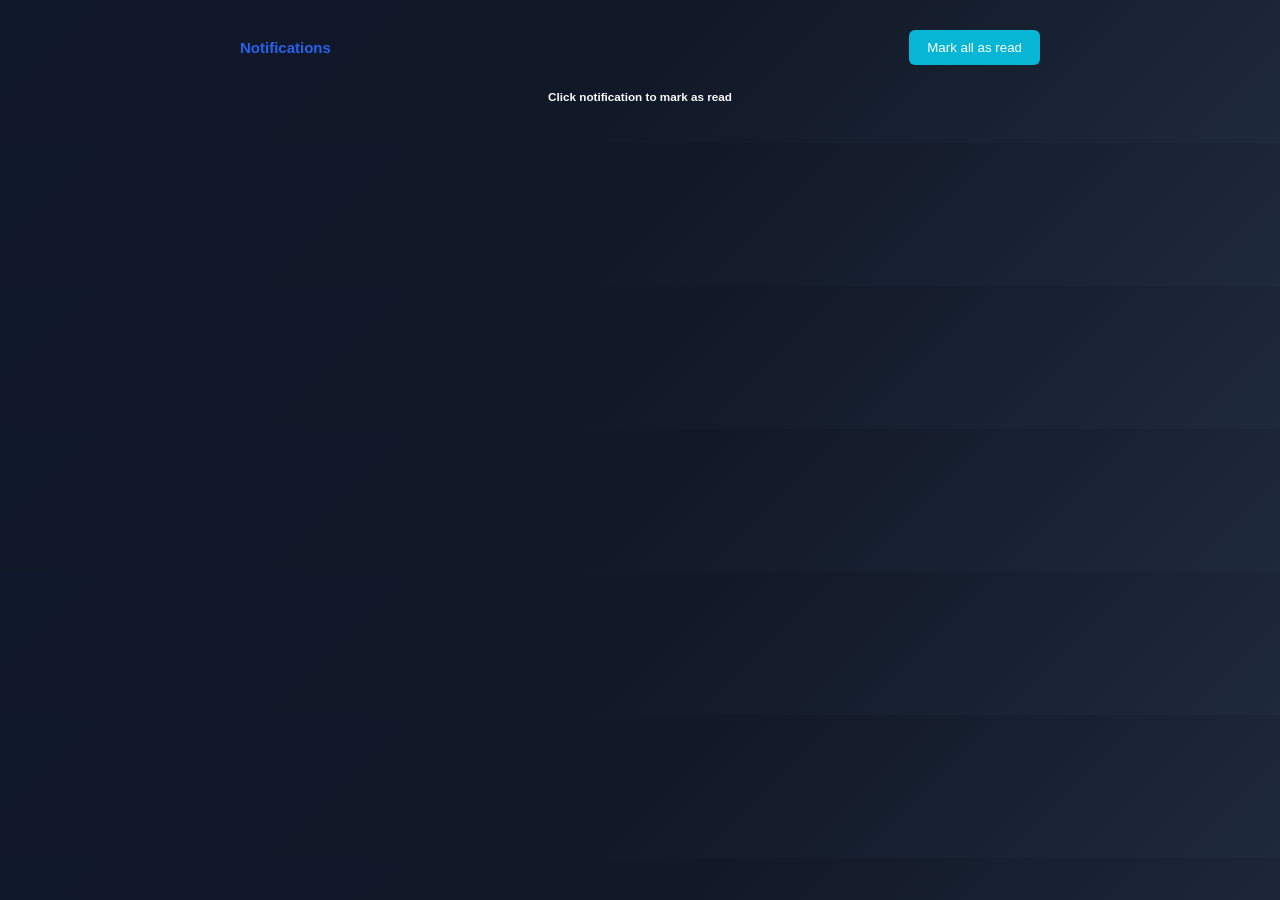
<file: notificationPage.html>
<!doctype html>
<html lang="en">
  <head>
    <meta charset="UTF-8" />
    <meta name="viewport" content="width=device-width, initial-scale=1.0" />
    <title>Notifications</title>
    <link rel="stylesheet" href="styles/notification-styles/notification.css" />
    <link rel="stylesheet" href="styles/global-styles/general.css" />
  </head>
  <body>
    <section class="notification-page">
      <div class="notification-header">
        <h2 style="color: var(--primary-color)">Notifications</h2>
        <button class="mark_read_btn">Mark all as read</button>
      </div>
      <div class="msg">
        <h3>Click notification to mark as read</h3>
      </div>

      <div class="notifications-container"></div>
    </section>

    <script
      type="module"
      src="src/controllers/notificationController.js"
    ></script>
  </body>
</html>
</file>
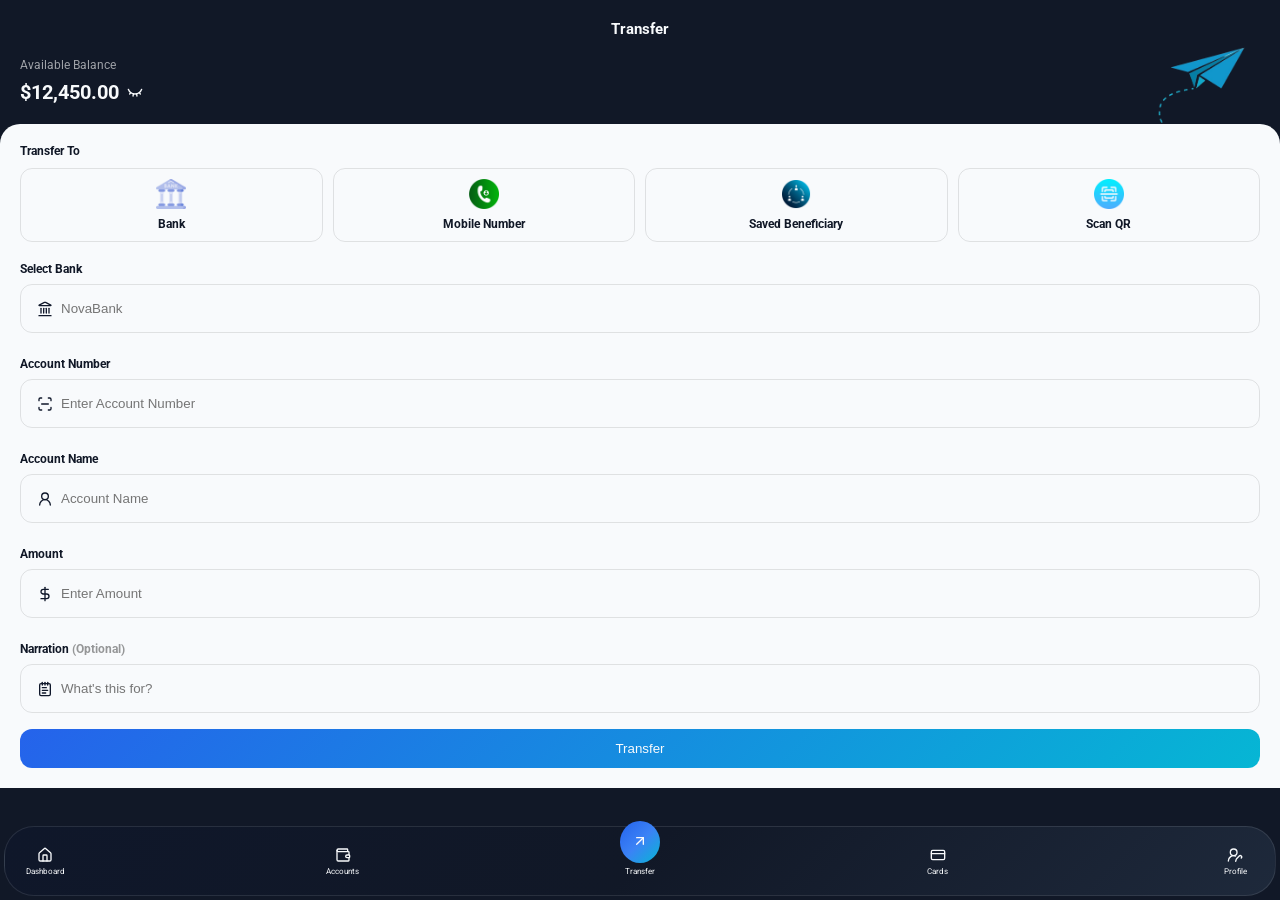
<file: paybills.html>
<!doctype html>
<html lang="en">
  <head>
    <meta charset="UTF-8" />
    <meta name="viewport" content="width=device-width, initial-scale=1.0" />
    <title>NovaBank - payBills</title>
    <link rel="preconnect" href="https://fonts.googleapis.com" />
    <link rel="preconnect" href="https://fonts.gstatic.com" crossorigin />
    <link
      href="https://fonts.googleapis.com/css2?family=Inter:ital,opsz,wght@0,
    14..32,100..900;1,14..32,100..900&display=swap"
      rel="stylesheet"
    />
    <link rel="preconnect" href="https://fonts.googleapis.com" />
    <link rel="preconnect" href="https://fonts.gstatic.com" crossorigin />
    <link
      href="https://fonts.googleapis.com/css2?family=Roboto:ital,wght@0,
    100..900;1,100..900&display=swap"
      rel="stylesheet"
    />
    <link rel="stylesheet" href="styles/global-styles/general.css" />
    <link rel="stylesheet" href="styles/transfer styles/transfer.css" />
    <link rel="stylesheet" href="styles/dashboard-styles/dashboard-main.css" />
  </head>
  <body>
    <div class="header">
      <h2 class="hd_txt">Transfer</h2>
      <div class="balance_con">
        <p class="dark_txt">Available Balance</p>
        <div class="flex">
          <h1>$12,450.00</h1>
          <svg
            xmlns="http://www.w3.org/2000/svg"
            width="16"
            height="16"
            viewBox="0 0 24 24"
            fill="none"
            stroke="#f8fafc"
            stroke-width="2"
            stroke-linecap="round"
            stroke-linejoin="round"
            class="lucide lucide-eye-closed-icon lucide-eye-closed"
          >
            <path d="m15 18-.722-3.25" />
            <path d="M2 8a10.645 10.645 0 0 0 20 0" />
            <path d="m20 15-1.726-2.05" />
            <path d="m4 15 1.726-2.05" />
            <path d="m9 18 .722-3.25" />
          </svg>
        </div>
      </div>
      <div class="vector_con">
        <img
          class="vector"
          src="assets/images/Graphic Plane Plane Paper Free Photo - Pesawat Kertas Png, Transparent Png , Transparent Png Image - PNGitem.png"
          alt=""
        />
      </div>
    </div>
    <main class="transfer_main">
      <h3 class="main_hd_txt">Transfer To</h3>
      <div class="transfer_options">
        <div class="option_card">
          <img class="icon_xl" src="assets/icons/bank_8176430.png" alt="" />
          <h4>Bank</h4>
        </div>
        <div class="option_card">
          <img class="icon_xl" src="assets/icons/call_6156062.png" alt="" />
          <h4>Mobile Number</h4>
        </div>
        <div class="option_card">
          <img
            class="icon_xl"
            src="assets/icons/connection_9827047.png"
            alt=""
          />
          <h4>Saved Beneficiary</h4>
        </div>
        <div class="option_card">
          <img
            class="icon_xl"
            src="assets/icons/barcode-scanner_3287063.png"
            alt=""
          />
          <h4>Scan QR</h4>
        </div>
      </div>
      <form action="submit" class="transfer_form">
        <div class="input_con">
          <h3>Select Bank</h3>
          <div class="input_field">
            <svg
              xmlns="http://www.w3.org/2000/svg"
              width="16"
              height="16"
              viewBox="0 0 24 24"
              fill="none"
              stroke="#0f172a"
              stroke-width="2"
              stroke-linecap="round"
              stroke-linejoin="round"
              class="lucide lucide-landmark-icon lucide-landmark"
            >
              <path d="M10 18v-7" />
              <path
                d="M11.119 2.205a2 2 0 0 1 1.762 0l7.84 3.846A.5.5 0 0 1 20.5 7h-17a.5.5 0 0 1-.22-.949z"
              />
              <path d="M14 18v-7" />
              <path d="M18 18v-7" />
              <path d="M3 22h18" />
              <path d="M6 18v-7" />
            </svg>
            <input
              placeholder="NovaBank"
              type="text"
              class="bank_input"
              disabled
            />
          </div>
          <div class="bank_name_error_msg error_con"></div>
        </div>
        <div class="input_con">
          <h3>Account Number</h3>
          <div class="input_field">
            <svg
              xmlns="http://www.w3.org/2000/svg"
              width="16"
              height="16"
              viewBox="0 0 24 24"
              fill="none"
              stroke="#0f172a"
              stroke-width="2"
              stroke-linecap="round"
              stroke-linejoin="round"
              class="lucide lucide-scan-line-icon lucide-scan-line"
            >
              <path d="M3 7V5a2 2 0 0 1 2-2h2" />
              <path d="M17 3h2a2 2 0 0 1 2 2v2" />
              <path d="M21 17v2a2 2 0 0 1-2 2h-2" />
              <path d="M7 21H5a2 2 0 0 1-2-2v-2" />
              <path d="M7 12h10" />
            </svg>
            <input
              placeholder="Enter Account Number"
              type="number"
              class="bank_input"
            />
          </div>
          <div class="bank_name_error_msg error_con"></div>
        </div>
        <div class="input_con">
          <h3>Account Name</h3>
          <div class="input_field">
            <svg
              xmlns="http://www.w3.org/2000/svg"
              width="16"
              height="16"
              viewBox="0 0 24 24"
              fill="none"
              stroke="#0f172a"
              stroke-width="2"
              stroke-linecap="round"
              stroke-linejoin="round"
              class="lucide lucide-user-round-icon lucide-user-round"
            >
              <circle cx="12" cy="8" r="5" />
              <path d="M20 21a8 8 0 0 0-16 0" />
            </svg>
            <input placeholder="Account Name" type="text" class="bank_input" />
          </div>
          <div class="bank_name_error_msg error_con"></div>
        </div>
        <div class="input_con">
          <h3>Amount</h3>
          <div class="input_field">
            <svg
              xmlns="http://www.w3.org/2000/svg"
              width="16"
              height="16"
              viewBox="0 0 24 24"
              fill="none"
              stroke="#0f172a"
              stroke-width="2"
              stroke-linecap="round"
              stroke-linejoin="round"
              class="lucide lucide-dollar-sign-icon lucide-dollar-sign"
            >
              <line x1="12" x2="12" y1="2" y2="22" />
              <path d="M17 5H9.5a3.5 3.5 0 0 0 0 7h5a3.5 3.5 0 0 1 0 7H6" />
            </svg>
            <input placeholder="Enter Amount" type="text" class="bank_input" />
          </div>
          <div class="bank_name_error_msg error_con"></div>
        </div>
        <div class="input_con">
          <h3>Narration <span class="light_black">(Optional)</span></h3>
          <div class="input_field">
            <svg
              xmlns="http://www.w3.org/2000/svg"
              width="16"
              height="16"
              viewBox="0 0 24 24"
              fill="none"
              stroke="#0f172a"
              stroke-width="2"
              stroke-linecap="round"
              stroke-linejoin="round"
              class="lucide lucide-notepad-text-icon lucide-notepad-text"
            >
              <path d="M8 2v4" />
              <path d="M12 2v4" />
              <path d="M16 2v4" />
              <rect width="16" height="18" x="4" y="4" rx="2" />
              <path d="M8 10h6" />
              <path d="M8 14h8" />
              <path d="M8 18h5" />
            </svg>
            <input
              placeholder="What's this for?"
              type="text"
              class="bank_input"
            />
          </div>
          <div class="bank_name_error_msg error_con"></div>
        </div>
        <button type="button" class="transfer_btn">Transfer</button>
      </form>
    </main>
    <div class="bottom_navigation">
      <div class="action_con" tabindex="0">
        <svg
          xmlns="http://www.w3.org/2000/svg"
          width="16"
          height="16"
          viewBox="0 0 24 24"
          fill="none"
          stroke="#f8fafc"
          stroke-width="2"
          stroke-linecap="round"
          stroke-linejoin="round"
          class="lucide lucide-house-icon lucide-house"
        >
          <path d="M15 21v-8a1 1 0 0 0-1-1h-4a1 1 0 0 0-1 1v8" />
          <path
            d="M3 10a2 2 0 0 1 .709-1.528l7-6a2 2 0 0 1 2.582 0l7 6A2 2 0 0 1 21 10v9a2 2 0 0 1-2 2H5a2 2 0 0 
          1-2-2z"
          />
        </svg>
        <p>Dashboard</p>
      </div>
      <div class="action_con" tabindex="0">
        <svg
          xmlns="http://www.w3.org/2000/svg"
          width="16"
          height="16"
          viewBox="0 0 24 24"
          fill="none"
          stroke="#f8fafc"
          stroke-width="2"
          stroke-linecap="round"
          stroke-linejoin="round"
          class="lucide lucide-wallet-icon lucide-wallet"
        >
          <path
            d="M19 7V4a1 1 0 0 0-1-1H5a2 2 0 0 0 0 4h15a1 1 0 0 1 1 1v4h-3a2 2 0 0 0 0 4h3a1 1 0 0 0 1-1v-2a1 1 
        0 0 0-1-1"
          />
          <path d="M3 5v14a2 2 0 0 0 2 2h15a1 1 0 0 0 1-1v-4" />
        </svg>
        <p>Accounts</p>
      </div>
      <div class="action_con" tabindex="0">
        <div class="transfer">
          <svg
            xmlns="http://www.w3.org/2000/svg"
            width="16"
            height="16"
            viewBox="0 0 24 24"
            fill="none"
            stroke="currentColor"
            stroke-width="2"
            stroke-linecap="round"
            stroke-linejoin="round"
            class="lucide lucide-arrow-up-right-icon lucide-arrow-up-right"
          >
            <path d="M7 7h10v10" />
            <path d="M7 17 17 7" />
          </svg>
        </div>
        <p>Transfer</p>
      </div>
      <div class="action_con" tabindex="0">
        <svg
          xmlns="http://www.w3.org/2000/svg"
          width="16"
          height="16"
          viewBox="0 0 24 24"
          fill="none"
          stroke="#f8fafc"
          stroke-width="2"
          stroke-linecap="round"
          stroke-linejoin="round"
          class="lucide lucide-credit-card-icon lucide-credit-card"
        >
          <rect width="20" height="14" x="2" y="5" rx="2" />
          <line x1="2" x2="22" y1="10" y2="10" />
        </svg>
        <p>Cards</p>
      </div>
      <div class="action_con" tabindex="0">
        <svg
          xmlns="http://www.w3.org/2000/svg"
          width="16"
          height="16"
          viewBox="0 0 24 24"
          fill="none"
          stroke="#f8fafc"
          stroke-width="2"
          stroke-linecap="round"
          stroke-linejoin="round"
          class="lucide lucide-user-round-pen-icon lucide-user-round-pen"
        >
          <path d="M2 21a8 8 0 0 1 10.821-7.487" />
          <path
            d="M21.378 16.626a1 1 0 0 0-3.004-3.004l-4.01 4.012a2 2 0 0 0-.506.854l-.837 2.87a.5.5 0 0 0 .62.
          62l2.87-.837a2 2 0 0 0 .854-.506z"
          />
          <circle cx="10" cy="8" r="5" />
        </svg>
        <p>Profile</p>
      </div>
    </div>
    <script></script>
  </body>
</html>
</file>
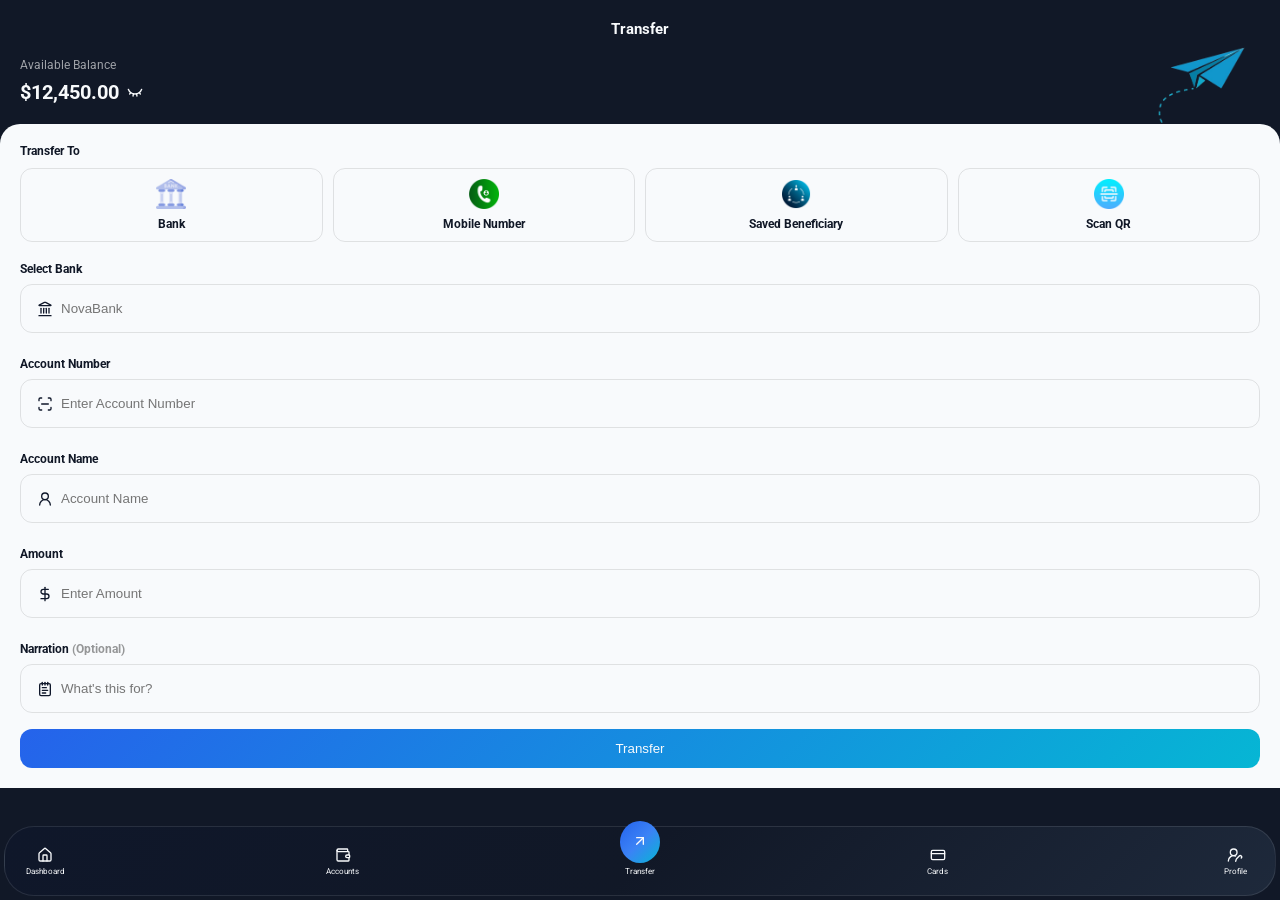
<file: topup.html>
<!doctype html>
<html lang="en">
  <head>
    <meta charset="UTF-8" />
    <meta name="viewport" content="width=device-width, initial-scale=1.0" />
    <title>NovaBank - topup</title>
    <link rel="preconnect" href="https://fonts.googleapis.com" />
    <link rel="preconnect" href="https://fonts.gstatic.com" crossorigin />
    <link
      href="https://fonts.googleapis.com/css2?family=Inter:ital,opsz,wght@0,
    14..32,100..900;1,14..32,100..900&display=swap"
      rel="stylesheet"
    />
    <link rel="preconnect" href="https://fonts.googleapis.com" />
    <link rel="preconnect" href="https://fonts.gstatic.com" crossorigin />
    <link
      href="https://fonts.googleapis.com/css2?family=Roboto:ital,wght@0,
    100..900;1,100..900&display=swap"
      rel="stylesheet"
    />
    <link rel="stylesheet" href="styles/global-styles/general.css" />
    <link rel="stylesheet" href="styles/transfer styles/transfer.css" />
    <link rel="stylesheet" href="styles/dashboard-styles/dashboard-main.css" />
  </head>
  <body>
    <div class="header">
      <h2 class="hd_txt">Transfer</h2>
      <div class="balance_con">
        <p class="dark_txt">Available Balance</p>
        <div class="flex">
          <h1>$12,450.00</h1>
          <svg
            xmlns="http://www.w3.org/2000/svg"
            width="16"
            height="16"
            viewBox="0 0 24 24"
            fill="none"
            stroke="#f8fafc"
            stroke-width="2"
            stroke-linecap="round"
            stroke-linejoin="round"
            class="lucide lucide-eye-closed-icon lucide-eye-closed"
          >
            <path d="m15 18-.722-3.25" />
            <path d="M2 8a10.645 10.645 0 0 0 20 0" />
            <path d="m20 15-1.726-2.05" />
            <path d="m4 15 1.726-2.05" />
            <path d="m9 18 .722-3.25" />
          </svg>
        </div>
      </div>
      <div class="vector_con">
        <img
          class="vector"
          src="assets/images/Graphic Plane Plane Paper Free Photo - Pesawat Kertas Png, Transparent Png , Transparent Png Image - PNGitem.png"
          alt=""
        />
      </div>
    </div>
    <main class="transfer_main">
      <h3 class="main_hd_txt">Transfer To</h3>
      <div class="transfer_options">
        <div class="option_card">
          <img class="icon_xl" src="assets/icons/bank_8176430.png" alt="" />
          <h4>Bank</h4>
        </div>
        <div class="option_card">
          <img class="icon_xl" src="assets/icons/call_6156062.png" alt="" />
          <h4>Mobile Number</h4>
        </div>
        <div class="option_card">
          <img
            class="icon_xl"
            src="assets/icons/connection_9827047.png"
            alt=""
          />
          <h4>Saved Beneficiary</h4>
        </div>
        <div class="option_card">
          <img
            class="icon_xl"
            src="assets/icons/barcode-scanner_3287063.png"
            alt=""
          />
          <h4>Scan QR</h4>
        </div>
      </div>
      <form action="submit" class="transfer_form">
        <div class="input_con">
          <h3>Select Bank</h3>
          <div class="input_field">
            <svg
              xmlns="http://www.w3.org/2000/svg"
              width="16"
              height="16"
              viewBox="0 0 24 24"
              fill="none"
              stroke="#0f172a"
              stroke-width="2"
              stroke-linecap="round"
              stroke-linejoin="round"
              class="lucide lucide-landmark-icon lucide-landmark"
            >
              <path d="M10 18v-7" />
              <path
                d="M11.119 2.205a2 2 0 0 1 1.762 0l7.84 3.846A.5.5 0 0 1 20.5 7h-17a.5.5 0 0 1-.22-.949z"
              />
              <path d="M14 18v-7" />
              <path d="M18 18v-7" />
              <path d="M3 22h18" />
              <path d="M6 18v-7" />
            </svg>
            <input
              placeholder="NovaBank"
              type="text"
              class="bank_input"
              disabled
            />
          </div>
          <div class="bank_name_error_msg error_con"></div>
        </div>
        <div class="input_con">
          <h3>Account Number</h3>
          <div class="input_field">
            <svg
              xmlns="http://www.w3.org/2000/svg"
              width="16"
              height="16"
              viewBox="0 0 24 24"
              fill="none"
              stroke="#0f172a"
              stroke-width="2"
              stroke-linecap="round"
              stroke-linejoin="round"
              class="lucide lucide-scan-line-icon lucide-scan-line"
            >
              <path d="M3 7V5a2 2 0 0 1 2-2h2" />
              <path d="M17 3h2a2 2 0 0 1 2 2v2" />
              <path d="M21 17v2a2 2 0 0 1-2 2h-2" />
              <path d="M7 21H5a2 2 0 0 1-2-2v-2" />
              <path d="M7 12h10" />
            </svg>
            <input
              placeholder="Enter Account Number"
              type="number"
              class="bank_input"
            />
          </div>
          <div class="bank_name_error_msg error_con"></div>
        </div>
        <div class="input_con">
          <h3>Account Name</h3>
          <div class="input_field">
            <svg
              xmlns="http://www.w3.org/2000/svg"
              width="16"
              height="16"
              viewBox="0 0 24 24"
              fill="none"
              stroke="#0f172a"
              stroke-width="2"
              stroke-linecap="round"
              stroke-linejoin="round"
              class="lucide lucide-user-round-icon lucide-user-round"
            >
              <circle cx="12" cy="8" r="5" />
              <path d="M20 21a8 8 0 0 0-16 0" />
            </svg>
            <input placeholder="Account Name" type="text" class="bank_input" />
          </div>
          <div class="bank_name_error_msg error_con"></div>
        </div>
        <div class="input_con">
          <h3>Amount</h3>
          <div class="input_field">
            <svg
              xmlns="http://www.w3.org/2000/svg"
              width="16"
              height="16"
              viewBox="0 0 24 24"
              fill="none"
              stroke="#0f172a"
              stroke-width="2"
              stroke-linecap="round"
              stroke-linejoin="round"
              class="lucide lucide-dollar-sign-icon lucide-dollar-sign"
            >
              <line x1="12" x2="12" y1="2" y2="22" />
              <path d="M17 5H9.5a3.5 3.5 0 0 0 0 7h5a3.5 3.5 0 0 1 0 7H6" />
            </svg>
            <input placeholder="Enter Amount" type="text" class="bank_input" />
          </div>
          <div class="bank_name_error_msg error_con"></div>
        </div>
        <div class="input_con">
          <h3>Narration <span class="light_black">(Optional)</span></h3>
          <div class="input_field">
            <svg
              xmlns="http://www.w3.org/2000/svg"
              width="16"
              height="16"
              viewBox="0 0 24 24"
              fill="none"
              stroke="#0f172a"
              stroke-width="2"
              stroke-linecap="round"
              stroke-linejoin="round"
              class="lucide lucide-notepad-text-icon lucide-notepad-text"
            >
              <path d="M8 2v4" />
              <path d="M12 2v4" />
              <path d="M16 2v4" />
              <rect width="16" height="18" x="4" y="4" rx="2" />
              <path d="M8 10h6" />
              <path d="M8 14h8" />
              <path d="M8 18h5" />
            </svg>
            <input
              placeholder="What's this for?"
              type="text"
              class="bank_input"
            />
          </div>
          <div class="bank_name_error_msg error_con"></div>
        </div>
        <button type="button" class="transfer_btn">Transfer</button>
      </form>
    </main>
    <div class="bottom_navigation">
      <div class="action_con" tabindex="0">
        <svg
          xmlns="http://www.w3.org/2000/svg"
          width="16"
          height="16"
          viewBox="0 0 24 24"
          fill="none"
          stroke="#f8fafc"
          stroke-width="2"
          stroke-linecap="round"
          stroke-linejoin="round"
          class="lucide lucide-house-icon lucide-house"
        >
          <path d="M15 21v-8a1 1 0 0 0-1-1h-4a1 1 0 0 0-1 1v8" />
          <path
            d="M3 10a2 2 0 0 1 .709-1.528l7-6a2 2 0 0 1 2.582 0l7 6A2 2 0 0 1 21 10v9a2 2 0 0 1-2 2H5a2 2 0 0 
          1-2-2z"
          />
        </svg>
        <p>Dashboard</p>
      </div>
      <div class="action_con" tabindex="0">
        <svg
          xmlns="http://www.w3.org/2000/svg"
          width="16"
          height="16"
          viewBox="0 0 24 24"
          fill="none"
          stroke="#f8fafc"
          stroke-width="2"
          stroke-linecap="round"
          stroke-linejoin="round"
          class="lucide lucide-wallet-icon lucide-wallet"
        >
          <path
            d="M19 7V4a1 1 0 0 0-1-1H5a2 2 0 0 0 0 4h15a1 1 0 0 1 1 1v4h-3a2 2 0 0 0 0 4h3a1 1 0 0 0 1-1v-2a1 1 
        0 0 0-1-1"
          />
          <path d="M3 5v14a2 2 0 0 0 2 2h15a1 1 0 0 0 1-1v-4" />
        </svg>
        <p>Accounts</p>
      </div>
      <div class="action_con" tabindex="0">
        <div class="transfer">
          <svg
            xmlns="http://www.w3.org/2000/svg"
            width="16"
            height="16"
            viewBox="0 0 24 24"
            fill="none"
            stroke="currentColor"
            stroke-width="2"
            stroke-linecap="round"
            stroke-linejoin="round"
            class="lucide lucide-arrow-up-right-icon lucide-arrow-up-right"
          >
            <path d="M7 7h10v10" />
            <path d="M7 17 17 7" />
          </svg>
        </div>
        <p>Transfer</p>
      </div>
      <div class="action_con" tabindex="0">
        <svg
          xmlns="http://www.w3.org/2000/svg"
          width="16"
          height="16"
          viewBox="0 0 24 24"
          fill="none"
          stroke="#f8fafc"
          stroke-width="2"
          stroke-linecap="round"
          stroke-linejoin="round"
          class="lucide lucide-credit-card-icon lucide-credit-card"
        >
          <rect width="20" height="14" x="2" y="5" rx="2" />
          <line x1="2" x2="22" y1="10" y2="10" />
        </svg>
        <p>Cards</p>
      </div>
      <div class="action_con" tabindex="0">
        <svg
          xmlns="http://www.w3.org/2000/svg"
          width="16"
          height="16"
          viewBox="0 0 24 24"
          fill="none"
          stroke="#f8fafc"
          stroke-width="2"
          stroke-linecap="round"
          stroke-linejoin="round"
          class="lucide lucide-user-round-pen-icon lucide-user-round-pen"
        >
          <path d="M2 21a8 8 0 0 1 10.821-7.487" />
          <path
            d="M21.378 16.626a1 1 0 0 0-3.004-3.004l-4.01 4.012a2 2 0 0 0-.506.854l-.837 2.87a.5.5 0 0 0 .62.
          62l2.87-.837a2 2 0 0 0 .854-.506z"
          />
          <circle cx="10" cy="8" r="5" />
        </svg>
        <p>Profile</p>
      </div>
    </div>
    <script></script>
  </body>
</html>
</file>
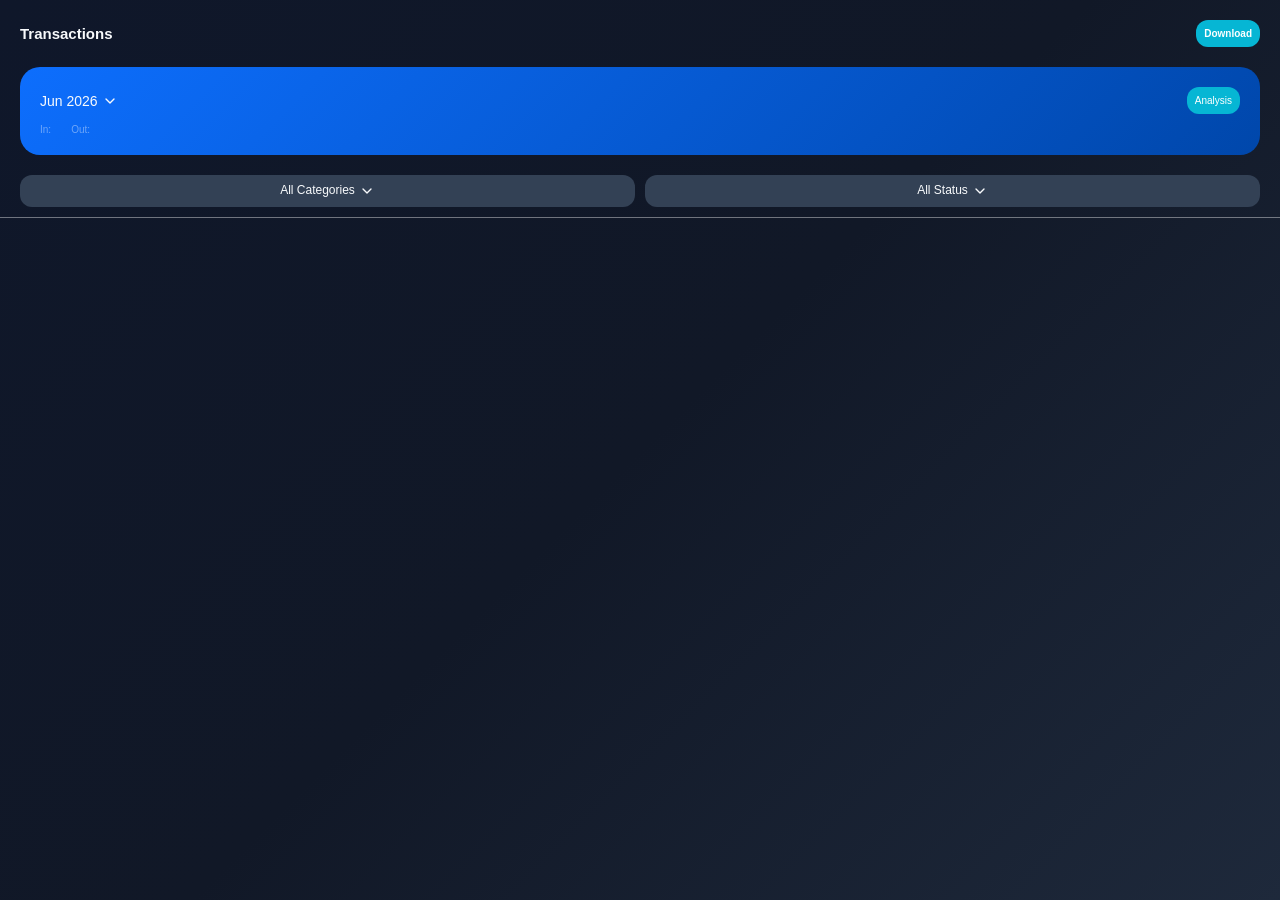
<file: transactions.html>
<!doctype html>
<html lang="en">
  <head>
    <meta charset="UTF-8" />
    <meta name="viewport" content="width=device-width, initial-scale=1.0" />
    <title>Bank Transactions</title>
    <link rel="stylesheet" href="styles/global-styles/general.css" />
    <link rel="stylesheet" href="styles/transactions/transaction.css" />
    <script
      defer
      type="module"
      src="src/controllers/transactionController.js"
    ></script>
  </head>
  <body>
    <div class="mobile-container">
      <header class="header">
        <h2>Transactions</h2>
        <span class="download">Download</span>
      </header>

      <section class="balance-card">
        <div class="flex_hor">
          <div class="transaction_period">
            <p>Jun 2026</p>
            <svg
              xmlns="http://www.w3.org/2000/svg"
              width="16"
              height="16"
              viewBox="0 0 24 24"
              fill="none"
              stroke="#f8fafc"
              stroke-width="2"
              stroke-linecap="round"
              stroke-linejoin="round"
              class="lucide lucide-chevron-down-icon lucide-chevron-down"
            >
              <path d="m6 9 6 6 6-6" />
            </svg>
          </div>
          <div class="analysis">
            <p>Analysis</p>
          </div>
        </div>
        <div class="in_out_con">
          <p><span class="in_out">In:</span> <span class="in"></span></p>
          <p><span class="in_out">Out:</span> <span class="out"></span></p>
        </div>
      </section>

      <div class="filter-box">
        <div class="filter_drop_down">
          <div class="categories">
            <p>All Categories</p>
            <svg
              class="cate_dropdown"
              xmlns="http://www.w3.org/2000/svg"
              width="16"
              height="16"
              viewBox="0 0 24 24"
              fill="none"
              stroke="#f8fafc"
              stroke-width="2"
              stroke-linecap="round"
              stroke-linejoin="round"
              class="lucide lucide-chevron-down-icon lucide-chevron-down"
            >
              <path d="m6 9 6 6 6-6" />
            </svg>
          </div>
          <div class="categories">
            <p>All Status</p>
            <svg
              class="status_dropdown"
              xmlns="http://www.w3.org/2000/svg"
              width="16"
              height="16"
              viewBox="0 0 24 24"
              fill="none"
              stroke="#f8fafc"
              stroke-width="2"
              stroke-linecap="round"
              stroke-linejoin="round"
              class="lucide lucide-chevron-down-icon lucide-chevron-down"
            >
              <path d="m6 9 6 6 6-6" />
            </svg>
          </div>
        </div>
        <div class="filter_categories">
          <div class="cate">
            <p>All Categories</p>
          </div>
        </div>
      </div>

      <section class="transactions">
        <div class="transaction-item">
          <div class="icon debit">↑</div>
          <div class="details">
            <p class="naration">Transfer to John</p>
            <p class="transaction_time">Today, 10:35 AM</p>
          </div>
          <div class="amount negative">
            <p>-₦15,000</p>
            <div class="status_label">
              <p class="status">successful</p>
            </div>
          </div>
        </div>

        <div class="transaction-item">
          <div class="icon credit">↓</div>
          <div class="details">
            <p class="naration">Credit from Emmy</p>
            <p class="transaction_time">Today, 10:35 AM</p>
          </div>
          <div class="amount positive">
            <p>+₦15,000</p>
            <div class="status_label">
              <p class="status">successful</p>
            </div>
          </div>
        </div>
      </section>
    </div>
  </body>
</html>
</file>
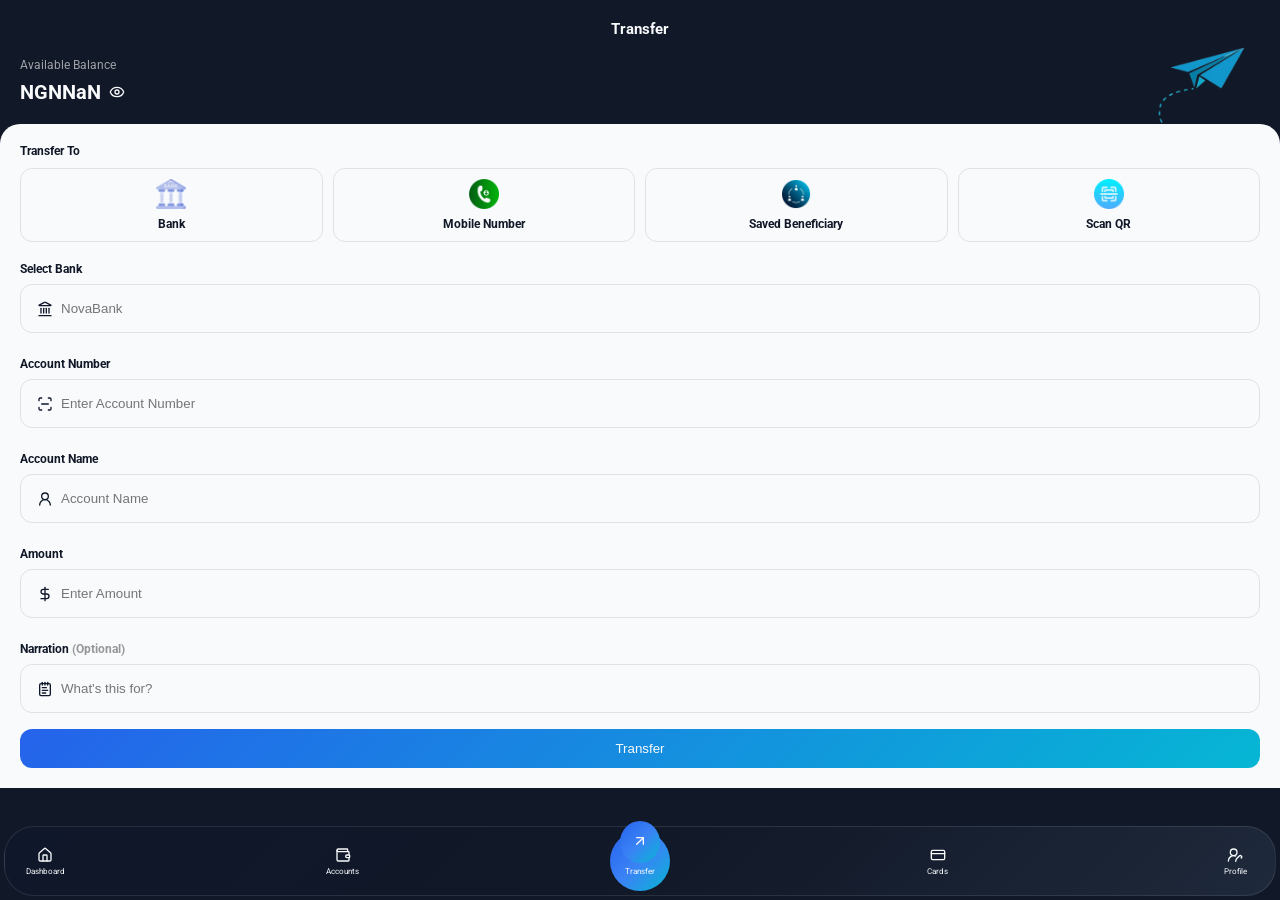
<file: transfers.html>
<!doctype html>
<html lang="en">
  <head>
    <meta charset="UTF-8" />
    <meta name="viewport" content="width=device-width, initial-scale=1.0" />
    <title>NovaBank - transfer</title>
    <link rel="preconnect" href="https://fonts.googleapis.com" />
    <link rel="preconnect" href="https://fonts.gstatic.com" crossorigin />
    <link
      href="https://fonts.googleapis.com/css2?family=Inter:ital,opsz,wght@0,
    14..32,100..900;1,14..32,100..900&display=swap"
      rel="stylesheet"
    />
    <link rel="preconnect" href="https://fonts.googleapis.com" />
    <link rel="preconnect" href="https://fonts.gstatic.com" crossorigin />
    <link
      href="https://fonts.googleapis.com/css2?family=Roboto:ital,wght@0,
    100..900;1,100..900&display=swap"
      rel="stylesheet"
    />
    <link rel="stylesheet" href="styles/global-styles/general.css" />
    <link rel="stylesheet" href="styles/transfer styles/transfer.css" />
    <link rel="stylesheet" href="styles/dashboard-styles/dashboard-main.css" />
  </head>
  <body>
    <div class="header">
      <h2 class="hd_txt">Transfer</h2>
      <div class="balance_con">
        <p class="dark_txt">Available Balance</p>
        <div class="flex">
          <h1 class="trans_bal"></h1>

          <svg
            xmlns="http://www.w3.org/2000/svg"
            width="16"
            height="16"
            viewBox="0 0 24 24"
            fill="none"
            stroke="#f8fafc"
            stroke-width="2"
            stroke-linecap="round"
            stroke-linejoin="round"
            class="lucide lucide-eye-icon lucide-eye"
          >
            <path
              d="M2.062 12.348a1 1 0 0 1 0-.696 10.75 10.75 0 0 1 19.876 0 1 1 0 0 1 0 .696 10.75 10.75 0 0 1-19.876 0"
            />
            <circle cx="12" cy="12" r="3" />
          </svg>
        </div>
      </div>
      <div class="vector_con">
        <img
          class="vector"
          src="assets/images/Graphic Plane Plane Paper Free Photo - Pesawat Kertas Png, Transparent Png , Transparent Png Image - PNGitem.png"
          alt=""
        />
      </div>
    </div>
    <main class="transfer_main">
      <h3 class="main_hd_txt">Transfer To</h3>
      <div class="transfer_options">
        <div class="option_card">
          <img class="icon_xl" src="assets/icons/bank_8176430.png" alt="" />
          <h4>Bank</h4>
        </div>
        <div class="option_card">
          <img class="icon_xl" src="assets/icons/call_6156062.png" alt="" />
          <h4>Mobile Number</h4>
        </div>
        <div class="option_card">
          <img
            class="icon_xl"
            src="assets/icons/connection_9827047.png"
            alt=""
          />
          <h4>Saved Beneficiary</h4>
        </div>
        <div class="option_card">
          <img
            class="icon_xl"
            src="assets/icons/barcode-scanner_3287063.png"
            alt=""
          />
          <h4>Scan QR</h4>
        </div>
      </div>
      <form action="submit" class="transfer_form">
        <div class="input_con">
          <h3>Select Bank</h3>
          <div class="input_field">
            <svg
              xmlns="http://www.w3.org/2000/svg"
              width="16"
              height="16"
              viewBox="0 0 24 24"
              fill="none"
              stroke="#0f172a"
              stroke-width="2"
              stroke-linecap="round"
              stroke-linejoin="round"
              class="lucide lucide-landmark-icon lucide-landmark"
            >
              <path d="M10 18v-7" />
              <path
                d="M11.119 2.205a2 2 0 0 1 1.762 0l7.84 3.846A.5.5 0 0 1 20.5 7h-17a.5.5 0 0 1-.22-.949z"
              />
              <path d="M14 18v-7" />
              <path d="M18 18v-7" />
              <path d="M3 22h18" />
              <path d="M6 18v-7" />
            </svg>
            <input
              placeholder="NovaBank"
              type="text"
              class="bank_input"
              disabled
            />
          </div>
          <div class="bank_name_error_msg error_con"></div>
        </div>
        <div class="input_con">
          <h3>Account Number</h3>
          <div class="input_field">
            <svg
              xmlns="http://www.w3.org/2000/svg"
              width="16"
              height="16"
              viewBox="0 0 24 24"
              fill="none"
              stroke="#0f172a"
              stroke-width="2"
              stroke-linecap="round"
              stroke-linejoin="round"
              class="lucide lucide-scan-line-icon lucide-scan-line"
            >
              <path d="M3 7V5a2 2 0 0 1 2-2h2" />
              <path d="M17 3h2a2 2 0 0 1 2 2v2" />
              <path d="M21 17v2a2 2 0 0 1-2 2h-2" />
              <path d="M7 21H5a2 2 0 0 1-2-2v-2" />
              <path d="M7 12h10" />
            </svg>
            <input
              placeholder="Enter Account Number"
              type="number"
              class="bank_input account_number_input"
            />
          </div>
          <div class="bank_name_error_msg error_con"></div>
        </div>
        <div class="input_con">
          <h3>Account Name</h3>
          <div class="input_field">
            <svg
              xmlns="http://www.w3.org/2000/svg"
              width="16"
              height="16"
              viewBox="0 0 24 24"
              fill="none"
              stroke="#0f172a"
              stroke-width="2"
              stroke-linecap="round"
              stroke-linejoin="round"
              class="lucide lucide-user-round-icon lucide-user-round"
            >
              <circle cx="12" cy="8" r="5" />
              <path d="M20 21a8 8 0 0 0-16 0" />
            </svg>
            <input
              placeholder="Account Name"
              type="text"
              class="bank_input account_name_input"
            />
          </div>
          <div class="bank_name_error_msg error_con"></div>
        </div>
        <div class="input_con">
          <h3>Amount</h3>
          <div class="input_field">
            <svg
              xmlns="http://www.w3.org/2000/svg"
              width="16"
              height="16"
              viewBox="0 0 24 24"
              fill="none"
              stroke="#0f172a"
              stroke-width="2"
              stroke-linecap="round"
              stroke-linejoin="round"
              class="lucide lucide-dollar-sign-icon lucide-dollar-sign"
            >
              <line x1="12" x2="12" y1="2" y2="22" />
              <path d="M17 5H9.5a3.5 3.5 0 0 0 0 7h5a3.5 3.5 0 0 1 0 7H6" />
            </svg>
            <input
              placeholder="Enter Amount"
              type="text"
              class="bank_input amount_input"
            />
          </div>
          <div class="bank_name_error_msg error_con"></div>
        </div>
        <div class="input_con">
          <h3>Narration <span class="light_black">(Optional)</span></h3>
          <div class="input_field">
            <svg
              xmlns="http://www.w3.org/2000/svg"
              width="16"
              height="16"
              viewBox="0 0 24 24"
              fill="none"
              stroke="#0f172a"
              stroke-width="2"
              stroke-linecap="round"
              stroke-linejoin="round"
              class="lucide lucide-notepad-text-icon lucide-notepad-text"
            >
              <path d="M8 2v4" />
              <path d="M12 2v4" />
              <path d="M16 2v4" />
              <rect width="16" height="18" x="4" y="4" rx="2" />
              <path d="M8 10h6" />
              <path d="M8 14h8" />
              <path d="M8 18h5" />
            </svg>
            <input
              placeholder="What's this for?"
              type="text"
              class="bank_input transfer_msg_input"
            />
          </div>
          <div class="bank_name_error_msg error_con"></div>
        </div>
        <button type="button" class="transfer_btn">Transfer</button>
      </form>
    </main>
    <div class="bottom_navigation">
      <div class="action_con" tabindex="0" data-link="dashboard">
        <svg
          xmlns="http://www.w3.org/2000/svg"
          width="16"
          height="16"
          viewBox="0 0 24 24"
          fill="none"
          stroke="#f8fafc"
          stroke-width="2"
          stroke-linecap="round"
          stroke-linejoin="round"
          class="lucide lucide-house-icon lucide-house"
        >
          <path d="M15 21v-8a1 1 0 0 0-1-1h-4a1 1 0 0 0-1 1v8" />
          <path
            d="M3 10a2 2 0 0 1 .709-1.528l7-6a2 2 0 0 1 2.582 0l7 6A2 2 0 0 1 21 10v9a2 2 0 0 1-2 2H5a2 2 0 0 
          1-2-2z"
          />
        </svg>
        <p>Dashboard</p>
      </div>
      <div class="action_con" tabindex="0">
        <svg
          xmlns="http://www.w3.org/2000/svg"
          width="16"
          height="16"
          viewBox="0 0 24 24"
          fill="none"
          stroke="#f8fafc"
          stroke-width="2"
          stroke-linecap="round"
          stroke-linejoin="round"
          class="lucide lucide-wallet-icon lucide-wallet"
        >
          <path
            d="M19 7V4a1 1 0 0 0-1-1H5a2 2 0 0 0 0 4h15a1 1 0 0 1 1 1v4h-3a2 2 0 0 0 0 4h3a1 1 0 0 0 1-1v-2a1 1 
        0 0 0-1-1"
          />
          <path d="M3 5v14a2 2 0 0 0 2 2h15a1 1 0 0 0 1-1v-4" />
        </svg>
        <p>Accounts</p>
      </div>
      <div class="action_con active" tabindex="0">
        <div class="transfer">
          <svg
            xmlns="http://www.w3.org/2000/svg"
            width="16"
            height="16"
            viewBox="0 0 24 24"
            fill="none"
            stroke="currentColor"
            stroke-width="2"
            stroke-linecap="round"
            stroke-linejoin="round"
            class="lucide lucide-arrow-up-right-icon lucide-arrow-up-right"
          >
            <path d="M7 7h10v10" />
            <path d="M7 17 17 7" />
          </svg>
        </div>
        <p>Transfer</p>
      </div>
      <div class="action_con" tabindex="0">
        <svg
          xmlns="http://www.w3.org/2000/svg"
          width="16"
          height="16"
          viewBox="0 0 24 24"
          fill="none"
          stroke="#f8fafc"
          stroke-width="2"
          stroke-linecap="round"
          stroke-linejoin="round"
          class="lucide lucide-credit-card-icon lucide-credit-card"
        >
          <rect width="20" height="14" x="2" y="5" rx="2" />
          <line x1="2" x2="22" y1="10" y2="10" />
        </svg>
        <p>Cards</p>
      </div>
      <div class="action_con" tabindex="0">
        <svg
          xmlns="http://www.w3.org/2000/svg"
          width="16"
          height="16"
          viewBox="0 0 24 24"
          fill="none"
          stroke="#f8fafc"
          stroke-width="2"
          stroke-linecap="round"
          stroke-linejoin="round"
          class="lucide lucide-user-round-pen-icon lucide-user-round-pen"
        >
          <path d="M2 21a8 8 0 0 1 10.821-7.487" />
          <path
            d="M21.378 16.626a1 1 0 0 0-3.004-3.004l-4.01 4.012a2 2 0 0 0-.506.854l-.837 2.87a.5.5 0 0 0 .62.
          62l2.87-.837a2 2 0 0 0 .854-.506z"
          />
          <circle cx="10" cy="8" r="5" />
        </svg>
        <p>Profile</p>
      </div>
    </div>
    <script
      defer
      type="module"
      src="src/controllers/transferController.js"
    ></script>
  </body>
</html>
</file>
<file: styles/notification-styles/notification.css>
* {
  margin: 0;
  padding: 0;
  box-sizing: border-box;
  font-family: Arial, sans-serif;
}

body {
  background: var(--gradient-secondary);
  padding: 30px;
}

.notification-page {
  max-width: 800px;
  margin: auto;
}

.notification-header {
  display: flex;
  justify-content: space-between;
  align-items: center;
  margin-bottom: 25px;
}

.notification-header h1 {
  font-size: 32px;
  color: #111827;
}

.notification-header button {
  padding: 10px 18px;
  border: none;
  background: var(--accent-color);
  color: white;
  border-radius: 6px;
  cursor: pointer;
  transition: all 0.4s ease;
}

.notification-header button:hover {
  background-color: var(--primary-color);
}

.notifications-container {
  display: flex;
  flex-direction: column-reverse;
  gap: 18px;
}

.notification {
  display: flex;
  gap: 16px;
  padding: 20px;
  border-radius: 12px;
  background: white;
  box-shadow: 0 4px 12px rgba(0, 0, 0, 0.05);
  align-items: flex-start;
  transition: all 0.4s ease;
}

.notification:hover {
  background: var(--accent-color-light);
}

.read {
  background: var(--accent-color-light);
}
.icon_real {
  width: 25px;
  height: 25px;
  border-radius: 50%;
  display: grid;
  place-items: center;
  font-size: 11px;
  font-weight: bold;
  color: white;
}

.notification-content {
  flex: 1;
}

.notification-content h3 {
  margin-bottom: 8px;
  color: #111827;
}

.notification-content p {
  line-height: 1.5;
  color: #4b5563;
  margin-bottom: 10px;
}

.notification-content span {
  font-size: 10px;
  color: #9ca3af;
}

/* Notification Types */

.success .icon_real {
  background: #16a34a;
}

.debit .icon_real {
  background: #dc2626;
}

.deposit .icon_real {
  background: #2563eb;
}

.warning .icon_real {
  background: #f59e0b;
}

.msg {
  display: flex;
  justify-content: center;
  margin-bottom: 1rem;
  color: var(--text-primary);
}
</file>
<file: styles/global-styles/general.css>
:root {
  /* =========================
     COLORS
  ========================== */

  --primary-color: #2563eb;
  --primary-light: #3b82f6;
  --primary-dark: #1d4ed8;
  --hover: rgb(238, 238, 238);
  --secondary-color: #0f172a;
  --accent-color: #06b6d4;
  --accent-color-light: #f0fafc;

  --success-color: #16a34a;
  --warning-color: #f59e0b;
  --danger-color: #dc2626;

  /* =========================
     BACKGROUND COLORS
  ========================== */

  --bg-color: #0f172a;
  --bg-secondary: #111827;
  --bg-card: #1e293b;
  --bg-hover: #334155;

  /* =========================
     TEXT COLORS
  ========================== */

  --text-primary: #f8fafc;
  --text-secondary: #cbd5e1;
  --text-muted: #94a3b8;
  --text: rgba(255, 255, 255, 0.4);

  /* =========================
     BORDER COLORS
  ========================== */

  --border-color: #334155;
  --border-light: #475569;
  --border-white: #f8fafc;

  /* =========================
     TYPOGRAPHY
  ========================== */

  --font-family: "Inter", sans-serif;

  --font-xs: 0.75rem;
  --font-sm: 0.875rem;
  --font-md: 1rem;
  --font-lg: 1.2rem;
  --font-xl: 1.5rem;
  --font-2xl: 2rem;

  --font-light: 300;
  --font-normal: 400;
  --font-medium: 500;
  --font-bold: 700;

  /* =========================
     SPACING
  ========================== */

  --space-xs: 0.25rem;
  --space-sm: 0.5rem;
  --space-md: 1rem;
  --space-lg: 1.5rem;
  --space-xl: 2rem;
  --space-2xl: 3rem;

  /* =========================
     BORDER RADIUS
  ========================== */

  --radius-sm: 6px;
  --radius-md: 10px;
  --radius-lg: 16px;
  --radius-xl: 24px;
  --radius-full: 999px;

  /* =========================
     SHADOWS
  ========================== */

  --shadow-sm: 0 2px 4px rgba(0, 0, 0, 0.1);

  --shadow-md: 0 4px 10px rgba(0, 0, 0, 0.15);

  --shadow-lg: 0 10px 25px rgba(0, 0, 0, 0.25);
  --shadow: 0px 2px 12px #1d4ed8;
  --shadow-t: 0px 2px 80px #1d4ed8;

  /* =========================
     TRANSITIONS
  ========================== */

  --transition-fast: 0.2s ease;
  --transition-normal: 0.3s ease;
  --transition-slow: 0.5s ease;

  /* =========================
     LAYOUT
  ========================== */

  --sidebar-width: 260px;
  --navbar-height: 70px;
  --container-width: 1200px;

  /* =========================
     Z-INDEX
  ========================== */

  --z-dropdown: 100;
  --z-fixed: 500;
  --z-modal: 1000;
  --z-toast: 2000;

  /* =========================
     GLASSMORPHISM
  ========================== */

  --glass-bg: rgba(255, 255, 255, 0.05);
  --glass-border: rgba(255, 255, 255, 0.1);
  --glass-blur: blur(12px);

  /* =========================
     PRIMARY GRADIENTS
  ========================== */

  --gradient-primary: linear-gradient(
    135deg,
    #2563eb 0%,
    #3b82f6 50%,
    #06b6d4 100%
  );

  --gradient-secondary: linear-gradient(
    135deg,
    #0f172a 0%,
    #111827 50%,
    #1e293b 100%
  );

  --gradient-card: linear-gradient(
    145deg,
    rgba(37, 99, 235, 0.12),
    rgba(6, 182, 212, 0.06)
  );

  --gradient-glow: radial-gradient(
    circle,
    rgba(37, 99, 235, 0.35),
    transparent 70%
  );

  --gradient-border: linear-gradient(
    to right,
    rgba(59, 130, 246, 0.5),
    rgba(6, 182, 212, 0.3)
  );

  /* =========================
     BUTTON GRADIENTS
  ========================== */

  --gradient-btn-primary: linear-gradient(135deg, #2563eb, #06b6d4);

  --gradient-btn-hover: linear-gradient(135deg, #1d4ed8, #0891b2);

  /* =========================
     HERO BACKGROUND
  ========================== */

  --gradient-hero:
    radial-gradient(
      circle at top left,
      rgba(37, 99, 235, 0.2),
      transparent 30%
    ),
    radial-gradient(
      circle at bottom right,
      rgba(6, 182, 212, 0.15),
      transparent 30%
    ),
    #0f172a;

  /* =========================
     TEXT GRADIENT
  ========================== */

  --gradient-text: linear-gradient(to right, #60a5fa, #22d3ee);

  /* =========================
     FINTECH GLOW EFFECTS
  ========================== */

  --gradient-blue-glow: radial-gradient(
    circle,
    rgba(37, 99, 235, 0.4),
    transparent 75%
  );

  --gradient-cyan-glow: radial-gradient(
    circle,
    rgba(6, 182, 212, 0.35),
    transparent 75%
  );
}
* {
  margin: 0;
  padding: 0;
  box-sizing: border-box;
}
html {
  font-size: 62.5%;
  scroll-behavior: smooth;
}
body {
  font-family: "Roboto", sans-serif;
  font-optical-sizing: auto;
  font-style: normal;
  font-variation-settings: "wdth" 100;
  position: relative;
}
a {
  text-decoration: none;
  color: var(--accent-color);
}
.btn {
  padding: var(--space-md) var(--space-xl);
  border-radius: var(--radius-md);
  background: none;
  border: none;
  color: var(--text-primary);
  font-size: var(--font-md);
  transition:
    background-color 0.4s ease,
    color 0.4s ease,
    transform 0.4s ease;
}
.flex_con {
  display: flex;
  align-items: center;
  justify-content: space-between;
  padding: 2rem 2rem;
  border-radius: 1.2rem;
  background-color: var(--bg-secondary);
  margin-top: 4rem;
  border: 1px solid var(--primary-dark);
}
.flex_content {
  display: flex;
  flex-direction: column;
}
.icon {
  height: 1.2rem;
  width: 1.2rem;
}
.icon_lg {
  height: 2rem;
  width: 2rem;
}
.hor_align {
  display: flex;
  align-items: center;
  gap: 0.4rem;
}
.input {
  padding: 0.4rem 0.8rem;
  background: none;
  border: none;
  width: 100%;
  outline: none;
  color: var(--text-primary);
}
.hor_divider_left {
  display: flex;
  flex: 1;
  height: 1px;
  width: min(8rem, 100%);
  border-radius: 0.8rem;
  background-color: rgba(255, 255, 255, 0.6);
  margin-right: 0.8rem;
}
.hor_divider_right {
  display: flex;
  flex: 1;
  height: 1px;
  width: min(8rem, 100%);
  border-radius: 0.8rem;
  background-color: rgba(255, 255, 255, 0.6);
  margin-left: 0.8rem;
}
input[type="number"]::-webkit-outer-spin-button,
input[type="number"]::-webkit-inner-spin-button {
  -webkit-appearance: none;
  margin: 0;
}
.authentication_flex {
  position: relative;
  width: 100%;
  overflow-x: hidden;
  overflow-y: auto;
  min-height: 100vh;
}
.show {
  display: block;
}
.remove {
  display: none;
}
.signup_flex,
.login_flex {
  position: absolute;
  width: 100%;
  top: 0;
  transition: all 0.8s ease;
  padding: 2rem;
  overflow-y: auto;
}
.login_flex {
  left: -100%;
}
.signup_flex {
  left: 0;
}

/* login visible */
.login_show {
  transform: translateX(100%);
  opacity: 1;
}

/* login hidden */
.login_hide {
  transform: translateX(-100%);
  opacity: 0;
}

/* signup hidden */
.signup_hide {
  transform: translateX(-100%);
  opacity: 0;
}

/* signup visible */
.signup_show {
  transform: translateX(0);
  opacity: 1;
}
.login_suggested_links {
  display: flex;
  gap: 0.8rem;
  align-items: center;
  justify-content: center;
  text-align: center;
}
.divider_vert {
  height: 3rem;
  border-radius: 1rem;
  width: 2px;
  margin: 0 0.8rem;
  background-color: rgba(255, 255, 255, 0.1);
}
.active {
  background: var(--gradient-primary);
}
</file>
<file: styles/transfer styles/transfer.css>
body {
  background-color: var(--bg-secondary);
}
.header {
  background-color: var(--bg-secondary);
  display: flex;
  flex-direction: column;
  padding: 2rem;
  text-align: center;
  position: relative;
  z-index: -1;
}
.hd_txt {
  color: var(--text-primary);
}
.balance_con {
  display: flex;
  flex-direction: column;
  justify-content: start;
  align-items: start;
  margin-top: 2rem;
  color: var(--text-primary);
  gap: 0.8rem;
}
.flex {
  display: flex;
  align-items: center;
  gap: 0.8rem;
}
.dark_txt {
  color: rgba(255, 255, 255, 0.6);
  font-size: 1.2rem;
}
.vector_con {
  position: absolute;
  top: 4rem;
  right: 3rem;
}
.vector {
  width: 16rem;
}
.transfer_main {
  z-index: 100;
  background-color: var(--text-primary);
  border-top-right-radius: 2rem;
  border-top-left-radius: 2rem;
  padding: 2rem;
  color: var(--bg-secondary);
}
.transfer_options {
  display: grid;
  grid-template-columns: repeat(4, 1fr);
  margin-top: 1rem;
  gap: 1rem;
}
.option_card {
  display: flex;
  flex-direction: column;
  gap: 0.8rem;
  padding: 1rem 0.4rem;
  justify-content: center;
  align-items: center;
  border-radius: 1.2rem;
  border: 1px solid rgba(0, 0, 0, 0.1);
  font-size: 1.2rem;
  font-weight: 500;
  text-align: center;
}
.icon_xl {
  width: 3rem;
}
.transfer_form {
  margin-top: 2rem;
  color: var(--bg-secondary);
}
.input_con {
  display: flex;
  flex-direction: column;
  gap: 0.8rem;
  margin-top: 0.8rem;
}
.input_field {
  padding: 0.8rem 1.6rem;
  border: 1px solid rgba(0, 0, 0, 0.1);
  border-radius: 1.2rem;
  display: flex;
  align-items: center;
}
.input_field input {
  border: none;
  background: none;
  padding: 0.8rem;
  outline: none;
  flex: 1;
}
.error_con {
  margin-top: 0.8rem;
}
.light_black {
  color: rgba(0, 0, 0, 0.4);
}
.transfer_form button {
  padding: 1.2rem;
  width: 100%;
  border: none;
  border-radius: 1.2rem;
  background: var(--gradient-btn-primary);
  color: var(--text-primary);
  transition: background 0.4s ease;
}
.transfer_form button:hover {
  background: var(--gradient-btn-hover);
}
</file>
<file: styles/dashboard-styles/dashboard-main.css>
body {
  min-height: 100vh;
}

.recent_transaction_con {
  display: flex;
  flex-direction: column;
  padding: 1.6rem;
  background-color: rgba(0, 0, 0, 0.4);
  margin-top: 1.6rem;
  margin-bottom: 7rem;
  border-radius: 1.6rem;
}
.trans_interval {
  font-size: 0.8rem;
  color: var(--text);
}
.accounts {
  display: flex;
  flex-direction: column;
  padding: 1.6rem;
  background-color: rgba(0, 0, 0, 0.4);
  margin-top: 1.6rem;
  border-radius: 1.6rem;
}
.dashboard_main {
  padding: 0rem 1.6rem 2rem 1.6rem;
}
.accounts_hd {
  display: flex;
  justify-content: space-between;
  border-bottom: 1px solid rgba(255, 255, 255, 0.1);
  padding-bottom: 0.8rem;
  color: var(--text-primary);
}

.view_all {
  color: var(--primary-dark);
}
.account_detail,
.transaction_detail {
  display: flex;
  justify-content: space-between;
  align-items: center;
  margin-top: 1.6rem;
}
.transaction_detail {
  padding-bottom: 0.8rem;
  border-bottom: 1px solid rgba(255, 255, 255, 0.1);
  margin-top: 0.8rem;
}
.transaction_detail:last-child {
  border-bottom: none;
}
.detail_left {
  display: flex;
  gap: 0.8rem;
  align-items: center;
  color: var(--text-primary);
}
.flex_row {
  display: flex;
  flex-direction: column;
  gap: 0.4rem;
  font-size: 1.2rem;
}
.account_id {
  color: var(--text);
}
.account_mode {
  background-color: #36e97862;
  padding: 0.2rem 0.4rem;
  border-radius: 0.8rem;
  color: #36e978;
  display: flex;
  justify-content: center;
}
.detail_right {
  display: flex;
  flex-direction: column;
  gap: 0.4rem;
  align-items: end;
}
.account_bal {
  color: var(--text-primary);
  font-size: 1.2rem;
}
.balance_view_con {
  display: flex;
  align-items: center;
}
.bottom_navigation {
  margin: 0rem 0.4rem 0.4rem 0.4rem;
  position: fixed;
  bottom: 0;
  left: 0;
  right: 0;
  height: 7rem;
  display: flex;
  justify-content: space-between;
  align-items: center;
  background: var(--gradient-secondary);
  border-radius: 3rem;
  border: 1px solid rgba(255, 255, 255, 0.1);
  padding: 1rem;
  gap: 0.4rem;
  z-index: 100;
}
.action_con {
  display: flex;
  width: 6rem;
  height: 6rem;
  /* padding: 0.8rem; */
  border-radius: 3rem;
  flex-direction: column;
  gap: 0.4rem;
  justify-content: center;
  align-items: center;
  color: var(--text-primary);
  font-size: 0.8rem;
}
.transfer {
  background: var(--gradient-primary);
  padding: 1.2rem;
  border-radius: 50%;
  margin-top: -2.6rem;
}
</file>
<file: styles/transactions/transaction.css>
* {
  margin: 0;
  padding: 0;
  box-sizing: border-box;
}

body {
  background: var(--gradient-secondary);
  display: flex;
  justify-content: center;
  min-height: 100vh;
}

.mobile-container {
  display: flex;
  flex: 1;
  flex-direction: column;
  /* width: 100%; */
  /* max-width: 430px; */
  min-height: 100vh;
  background: var(--gradient-secondary);
  /* border: 1px solid var(--text); */
  position: relative;
}

.header {
  display: flex;
  justify-content: space-between;
  align-items: center;
  padding: 20px;
}

.header h2 {
  color: var(--text-primary);
}

.download {
  display: flex;
  padding: 0.8rem;
  background: var(--accent-color);
  color: #fff;
  border-radius: 1.2rem;
  display: flex;
  align-items: center;
  justify-content: center;
  font-weight: bold;
}

.balance-card {
  display: flex;
  flex-direction: column;
  gap: 1rem;
  margin: 0 20px;
  padding: 20px;
  border-radius: 20px;
  background: linear-gradient(135deg, #0d6efd, #0047ab);
  color: #fff;
}
.flex_hor {
  display: flex;
  justify-content: space-between;
  align-items: center;
}
.transactions {
  display: flex;
  flex-direction: column-reverse;
  padding: 0 20px 90px;
}

.transaction-item {
  display: flex;
  align-items: center;
  gap: 12px;
  padding: 15px 0;
  /* border-bottom: 1px solid #eee; */
}

.icon {
  width: 45px;
  height: 45px;
  border-radius: 50%;
  display: flex;
  align-items: center;
  justify-content: center;
  font-size: 20px;
  font-weight: bold;
}

.deposit {
  background: #e8fff0;
  color: #22c55e;
}

.transfer {
  background: #fff1f2;
  color: #ef4444;
}

.details {
  flex: 1;
}

.naration {
  font-size: 1.2rem;
  color: var(--text-primary);
  margin-bottom: 4px;
}

.transaction_time {
  color: #6b7280;
  font-size: 1rem;
}
.amount {
  display: flex;
  flex-direction: column;
  gap: 0.8rem;
  font-size: 1.1rem;
  font-weight: 600;
}
.status_label {
  display: flex;
  align-self: flex-end;
  width: 6rem;
  padding: 0.4rem;
  justify-content: center;
  font-size: 0.8rem;
  color: #36e978;
  border: none;
  border-radius: 1.2rem;
  background: #36e97862;
}
.positive {
  color: #22c55e;
}

.negative {
  color: #ef4444;
}
.transaction_period {
  font-size: 1.4rem;
  display: flex;
  font-weight: 500;
  color: var(--text-primary);
  gap: 0.4rem;
  /* align-items: center; */
  text-align: center;
}
.analysis {
  display: flex;
  justify-content: center;
  padding: 0.8rem;
  border-radius: 1.2rem;
  background: var(--accent-color);
}
.in_out_con {
  display: flex;
  gap: 2rem;
}
.in_out {
  color: var(--text);
}
.in,
.out {
  color: var(--text-primary);
}
.filter_box {
  display: flex;
  flex-direction: column;
  gap: 1rem;
  padding: 1.2rem;
  align-items: center;
}
.filter_categories {
  padding: 1.2rem;
  display: none;
  grid-template-columns: repeat(auto-fit, minmax(80px, 1fr));
  gap: 1rem;
}
.show {
  display: grid;
}
.hide {
  display: none;
}
.cate {
  display: flex;
  padding: 0.8rem;
  justify-content: center;
  border-radius: 1.2rem;
  color: var(--text-primary);
  background: var(--bg-hover);
  transition: all 0.4s ease;
}
.cate:hover {
  background: var(--primary-color);
}
.filter_drop_down {
  padding: 2rem 2rem 0 2rem;
  gap: 1rem;
  display: flex;
  justify-content: space-between;
  align-items: center;
  padding-bottom: 1rem;
  border-bottom: 1px solid var(--text);
}
.categories {
  display: flex;
  flex: 1;
  font-size: 1.2rem;
  padding: 0.8rem;
  justify-content: center;
  text-align: center;
  gap: 0.4rem;
  border-radius: 1.2rem;
  color: var(--text-primary);
  background: var(--bg-hover);
}
</file>
